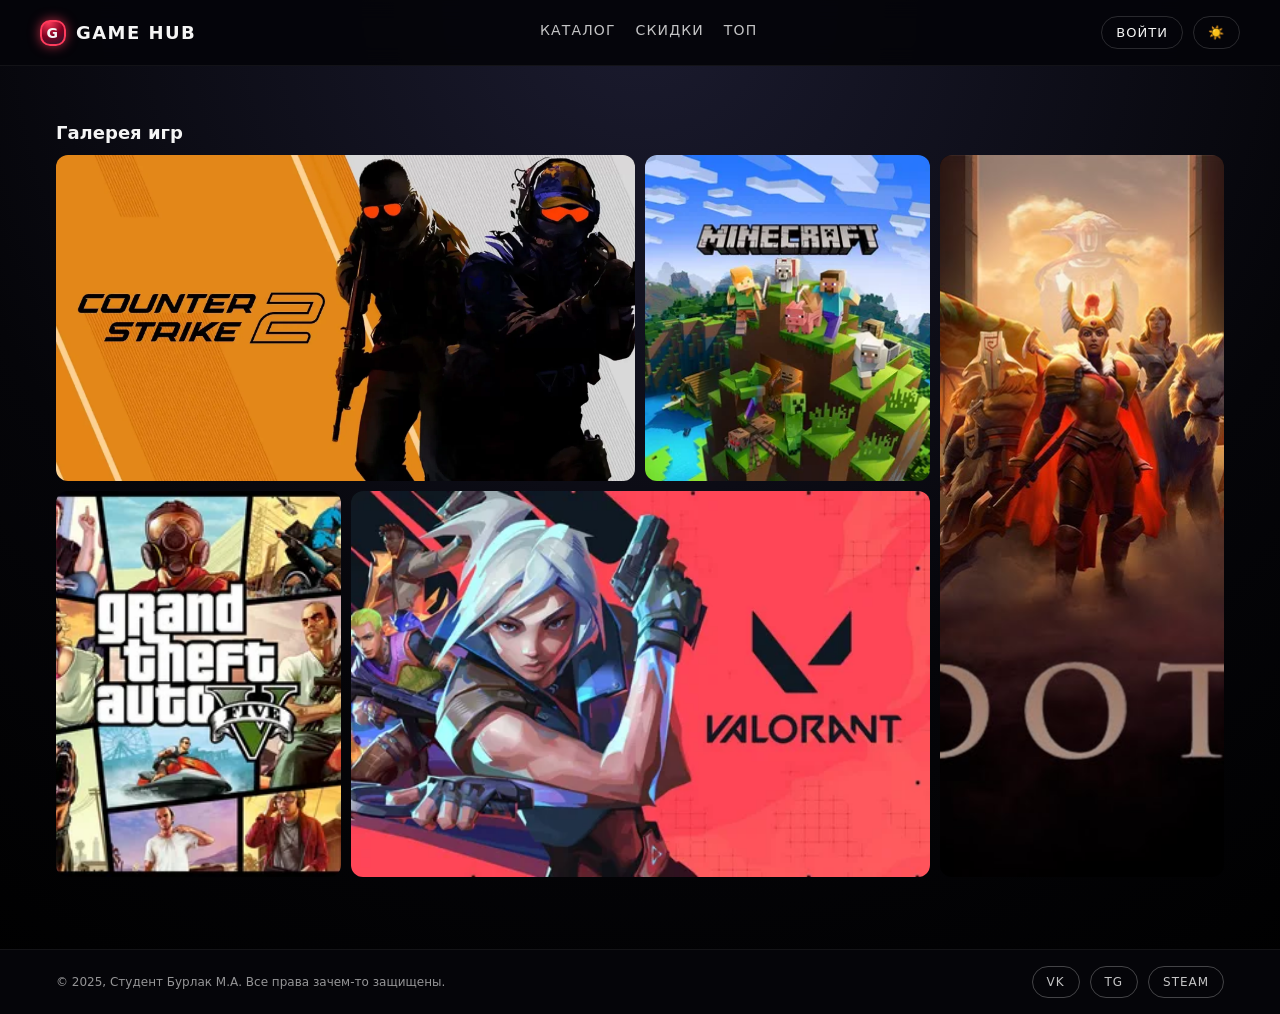
<file: index.html>
<!DOCTYPE html>
<html lang="ru">
<head>
  <meta charset="UTF-8">
  <title>Игровой каталог</title>
  <link rel="icon" type="image/png" href="imgs/logo.png">
  <meta name="viewport" content="width=device-width, initial-scale=1.0">
  <link rel="stylesheet" href="base.css">
  <link rel="stylesheet" href="header.css">
  <link rel="stylesheet" href="mosaic.css">
  <link rel="stylesheet" href="footer.css">
  <script src="script.js"></script>
</head>
<body>
<header class="header">
  <div class="container header-inner">
    <div class="logo upper-nav">
      <div class="logo-mark"><a href = "index.html">G</a></div>
      <a href = "index.html">GAME HUB</a>
    </div>
    <input type="checkbox" id="burger-toggle" class="burger-checkbox">
    <label for="burger-toggle" class="burger-btn">
      <span></span>
      <span></span>
      <span></span>
    </label>
    <nav class="nav upper-nav">
      <a href="katalog.html">Каталог</a>
      <a href="discounts.html">Скидки</a>
      <a href="top.html">Топ</a>
    </nav>
    <div class="header-actions">
      <a href="auth.html" class="btn-ghost rounded-full upper-nav">Войти</a>
      <button id="theme-btn" class="btn-ghost rounded-full upper-nav">🌙</button>
    </div>
  </div>
</header>

<main class="main">
  <section class="games-mosaic">
  <div class="container">
    <h2 class="title-md" style="margin-bottom: 12px;">Галерея игр</h2>

    <div class="mosaic-grid">
      <figure class="mosaic-item mosaic-item--wide">
        <a href="https://www.counter-strike.net/cs2" target="_blank"><img src="imgs/cs2.webp" alt="Counter-Strike 2"></a>
        <figcaption>Counter-Strike 2</figcaption>
      </figure>
      
      <figure class="mosaic-item">
        <a href="https://www.minecraft.net/" target="_blank"><img src="imgs/minecraft.webp" alt="Minecraft"></a>
        <figcaption>Minecraft</figcaption>
      </figure>

      <figure class="mosaic-item mosaic-item--tall">
        <a href="https://www.dota2.com/" target="_blank"><img src="imgs/dota2.jpeg" alt="Dota 2"></a>
        <figcaption>Dota 2</figcaption>
      </figure>

      <figure class="mosaic-item">
        <a href="https://www.rockstargames.com/gta-v" target="_blank"><img src="imgs/gta5.webp" alt="GTA 5"></a>
        <figcaption>GTA 5</figcaption>
      </figure>

      <figure class="mosaic-item mosaic-item--wide">
        <a href="https://playvalorant.com/ru-ru/" target="_blank"><img src="imgs/valorant.webp" alt="Valorant"></a>
        <figcaption>Valorant</figcaption>
      </figure>
    </div>
  </div>
</section>

</main>

<footer class="footer">
  <div class="container footer-inner">
    <div>© 2025, Студент Бурлак М.А. Все права зачем-то защищены.</div>

    <div class="footer-socials">
      <a href="https://vk.com/club234456651" class="social-btn social-vk">VK</a>
      <a href="https://t.me/+V8GKDuEJNPAxNDM6" class="social-btn social-tg">TG</a>
      <a href="https://steamcommunity.com/profiles/76561198967569407/" class="social-btn social-steam">STEAM</a>
    </div>
  </div>
</footer>
</body>
</html>
</file>
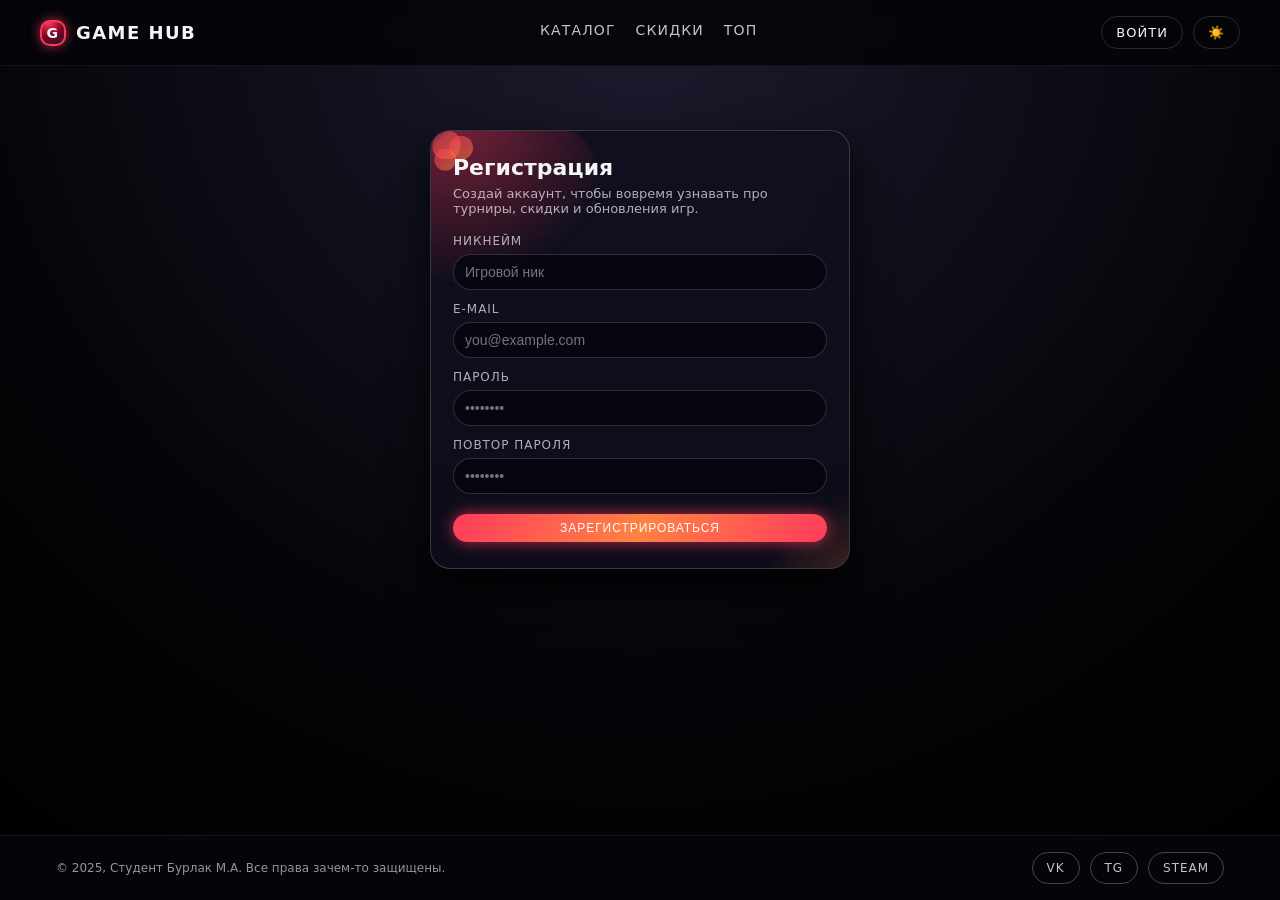
<file: auth.html>
<!DOCTYPE html>
<html lang="ru">
<head>
  <meta charset="UTF-8">
  <title>Регистрация</title>
  <link rel="icon" type="image/png" href="imgs/logo.png">
  <meta name="viewport" content="width=device-width, initial-scale=1.0">
  <link rel="stylesheet" href="base.css">
  <link rel="stylesheet" href="header.css">
  <link rel="stylesheet" href="auth.css">
  <link rel="stylesheet" href="footer.css">
  <script src="script.js"></script>

</head>
<body>

  <!-- ХЕДЕР КАК НА ГЛАВНОЙ -->
  <header class="header">
    <div class="container header-inner">
      <div class="logo upper-nav">
        <div class="logo-mark"><a href = "index.html">G</a></div>
        <a href = "index.html">GAME HUB</a>
      </div>
      <nav class="nav upper-nav">
        <a href="katalog.html">Каталог</a>
        <a href="discounts.html">Скидки</a>
        <a href="top.html">Топ</a>
      </nav>
      <div class="header-actions">
        <a href="auth.html" class="btn-ghost rounded-full upper-nav">Войти</a>
        <button id="theme-btn" class="btn-ghost rounded-full upper-nav">🌙</button>
      </div>
    </div>
  </header>

  <!-- ОСНОВНОЙ КОНТЕНТ: ФОРМА РЕГИСТРАЦИИ -->
  <main class="main">
    <div class="container auth-page">
      <div class="register-card">
        <!-- Плавающие квадраты -->
        <div class="register-squares">
          <div class="reg-square"></div>
          <div class="reg-square"></div>
          <div class="reg-square"></div>
        </div>

        <h1 class="register-title">Регистрация</h1>
        <p class="register-subtitle">
          Создай аккаунт, чтобы вовремя узнавать про турниры, скидки и обновления игр.
        </p>

        <form class="register-form">
          <div class="reg-field">
            <label for="reg-username">Никнейм</label>
            <input id="reg-username" type="text" placeholder="Игровой ник" required>
          </div>

          <div class="reg-field">
            <label for="reg-email">E-mail</label>
            <input id="reg-email" type="email" placeholder="you@example.com" required>
          </div>

          <div class="reg-field">
            <label for="reg-password">Пароль</label>
            <input id="reg-password" type="password" placeholder="••••••••" required>
          </div>

          <div class="reg-field">
            <label for="reg-password2">Повтор пароля</label>
            <input id="reg-password2" type="password" placeholder="••••••••" required>
          </div>

          <button type="submit" class="btn-primary rounded-full upper-nav reg-submit">
            Зарегистрироваться
          </button>
        </form>
      </div>
    </div>
  </main>

  <!-- ФУТЕР КАК НА ГЛАВНОЙ -->
<footer class="footer">
  <div class="container footer-inner">
    <div>© 2025, Студент Бурлак М.А. Все права зачем-то защищены.</div>

    <div class="footer-socials">
      <a href="https://vk.com/club234456651" class="social-btn social-vk">VK</a>
      <a href="https://t.me/+V8GKDuEJNPAxNDM6" class="social-btn social-tg">TG</a>
      <a href="https://steamcommunity.com/profiles/76561198967569407/" class="social-btn social-steam">STEAM</a>
    </div>
  </div>
</footer>

</body>
</html>
</file>
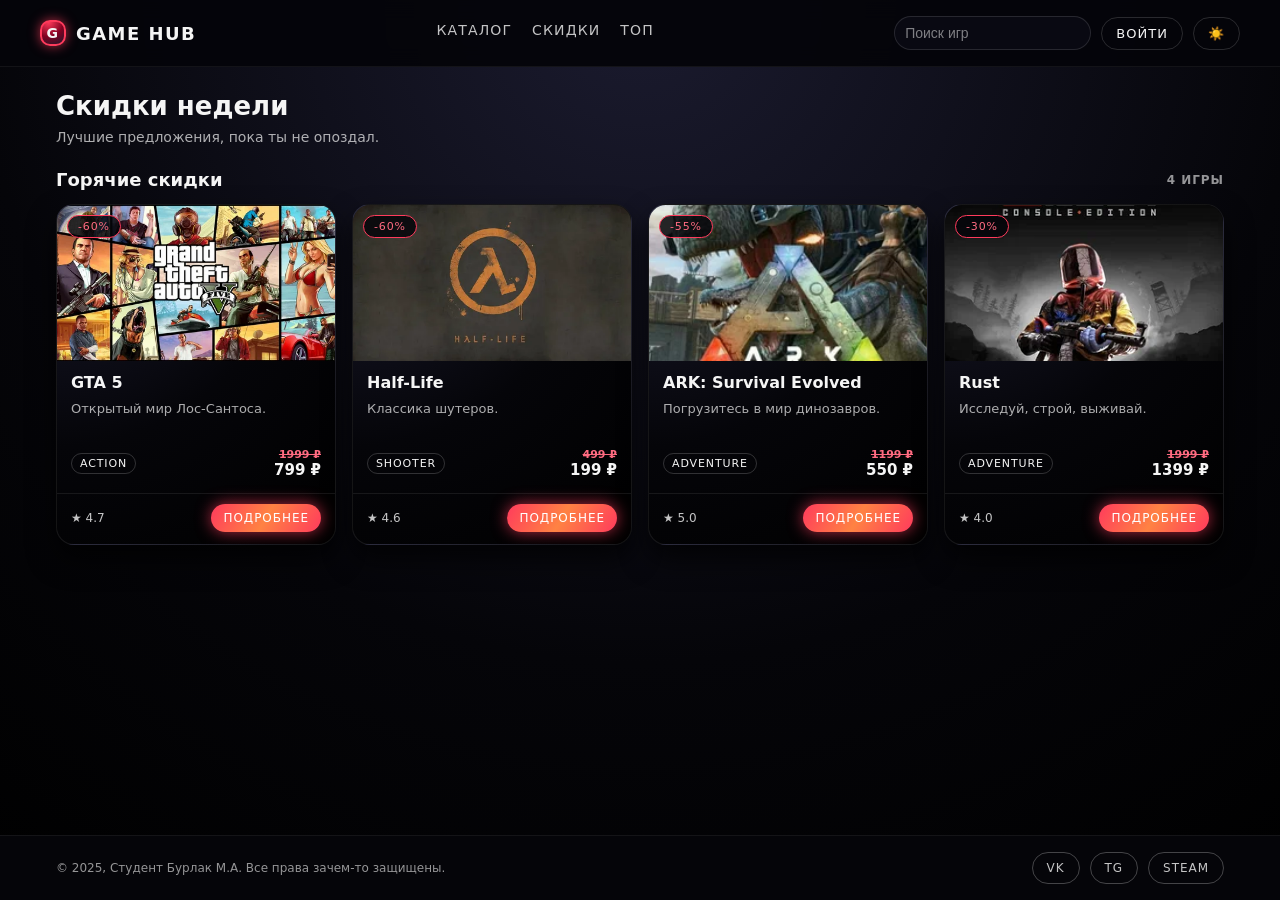
<file: discounts.html>
<!DOCTYPE html>
<html lang="ru">
<head>
  <meta charset="UTF-8" />
  <title>Скидки</title>
  <link rel="icon" type="image/png" href="imgs/logo.png">
  <meta name="viewport" content="width=device-width, initial-scale=1.0" />
  <link rel="stylesheet" href="base.css">
  <link rel="stylesheet" href="header.css">
  <link rel="stylesheet" href="cards.css">
  <link rel="stylesheet" href="footer.css">
  <script src="script.js"></script>
</head>
<body>

<header class="header">
  <div class="container header-inner">
    <div class="logo upper-nav">
      <div class="logo-mark"><a href="index.html">G</a></div>
      <a href="index.html">GAME HUB</a>
    </div>

    <input type="checkbox" id="burger-toggle" class="burger-checkbox">
    <label for="burger-toggle" class="burger-btn">
      <span></span><span></span><span></span>
    </label>

    <nav class="nav upper-nav">
      <a href="katalog.html">Каталог</a>
      <a href="discounts.html">Скидки</a>
      <a href="top.html">Топ</a>
    </nav>

    <div class="header-actions">
      <input type="text" class="search-input rounded-full" placeholder="Поиск игр">
      <a href="auth.html" class="btn-ghost rounded-full upper-nav">Войти</a>
      <button id="theme-btn" class="btn-ghost rounded-full upper-nav">🌙</button>
    </div>
  </div>
</header>

<main class="main">
  <div class="container">

    <section class="hero">
      <h1 class="hero-title title-lg">Скидки недели</h1>
      <p class="hero-subtitle">Лучшие предложения, пока ты не опоздал.</p>
    </section>

    <div class="section-title title-md">
      <div>Горячие скидки</div>
      <span class="upper-nav">4 игры</span>
    </div>

    <div class="games-grid">

      <!-- Пример карточки со скидкой -->
      <article class="game-card u-panel">
        <div class="game-cover">
          <img class="img-cover" src="imgs/gta5.webp" alt="GTA 5">
          <div class="badge badge-hot rounded-full upper-nav">-60%</div>
        </div>
        <div class="game-info">
          <h3 class="title-sm">GTA 5</h3>
          <p class="game-desc">Открытый мир Лос-Сантоса.</p>
          <div class="game-meta">
            <div class="tags"><span class="tag rounded-full upper-nav">Action</span></div>
            <div class="price-block">
                <div class="old-price discount">1999 ₽</div>
                <div class="price">799 ₽</div>
            </div>
          </div>
        </div>
        <div class="card-footer">
          <div class="rating">★ 4.7</div>
            <a href="https://www.rockstargames.com/gta-v" target="_blank"
              class="btn-primary rounded-full upper-nav">
              Подробнее
            </a>
        </div>
      </article>

      <article class="game-card u-panel">
        <div class="game-cover">
          <img class="img-cover" src="imgs/HF.webp" alt="Half-Life">
          <div class="badge badge-hot rounded-full upper-nav">-60%</div>
        </div>
        <div class="game-info">
          <h3 class="title-sm">Half-Life</h3>
          <p class="game-desc">Классика шутеров.</p>
          <div class="game-meta">
            <div class="tags"><span class="tag rounded-full upper-nav">Shooter</span></div>
            <div class="price-block">
                <div class="old-price discount">499 ₽</div>
              <div class="price">199 ₽</div>
            </div>
          </div>
        </div>
        <div class="card-footer">
          <div class="rating">★ 4.6</div>
            <a href="https://www.half-life.com/en/halflife" target="_blank"
              class="btn-primary rounded-full upper-nav">
              Подробнее
            </a>
        </div>
      </article>

      <article class="game-card u-panel">
        <div class="game-cover">
          <img class="img-cover" src="imgs/ark.webp" alt="Ark">
          <div class="badge badge-hot rounded-full upper-nav">-55%</div>
        </div>
        <div class="game-info">
          <h3 class="title-sm">ARK: Survival Evolved</h3>
          <p class="game-desc">Погрузитесь в мир динозавров.</p>
          <div class="game-meta">
            <div class="tags"><span class="tag rounded-full upper-nav">Adventure</span></div>
            <div class="price-block">
                <div class="old-price discount">1199 ₽</div>
                <div class="price">550 ₽</div>
            </div>
          </div>
        </div>
        <div class="card-footer">
          <div class="rating">★ 5.0</div>
          <a href="https://playark.com/" target="_blank"
              class="btn-primary rounded-full upper-nav">
              Подробнее
            </a>
        </div>
      </article>

      <article class="game-card u-panel">
        <div class="game-cover">
          <img class="img-cover" src="imgs/rust.webp" alt="Rust">
          <div class="badge badge-hot rounded-full upper-nav">-30%</div>
        </div>
        <div class="game-info">
          <h3 class="title-sm">Rust</h3>
          <p class="game-desc">Исследуй, строй, выживай.</p>
          <div class="game-meta">
            <div class="tags"><span class="tag rounded-full upper-nav">Adventure</span></div>
            <div class="price-block">
                <div class="old-price discount">1999 ₽</div>
                <div class="price">1399 ₽</div>
            </div>
          </div>
        </div>
        <div class="card-footer">
          <div class="rating">★ 4.0</div>
          <a href="https://playark.com/" target="_blank"
              class="btn-primary rounded-full upper-nav">
              Подробнее
            </a>
        </div>
      </article>
    </div>

  </div>
</main>

<footer class="footer">
  <div class="container footer-inner">
    <div>© 2025, Студент Бурлак М.А. Все права зачем-то защищены.</div>
    <div class="footer-socials">
      <a href="https://vk.com/club234456651" class="social-btn social-vk">VK</a>
      <a href="https://t.me/+V8GKDuEJNPAxNDM6" class="social-btn social-tg">TG</a>
      <a href="https://steamcommunity.com/profiles/76561198967569407/" class="social-btn social-steam">STEAM</a>
    </div>
  </div>
</footer>

</body>
</html>
</file>
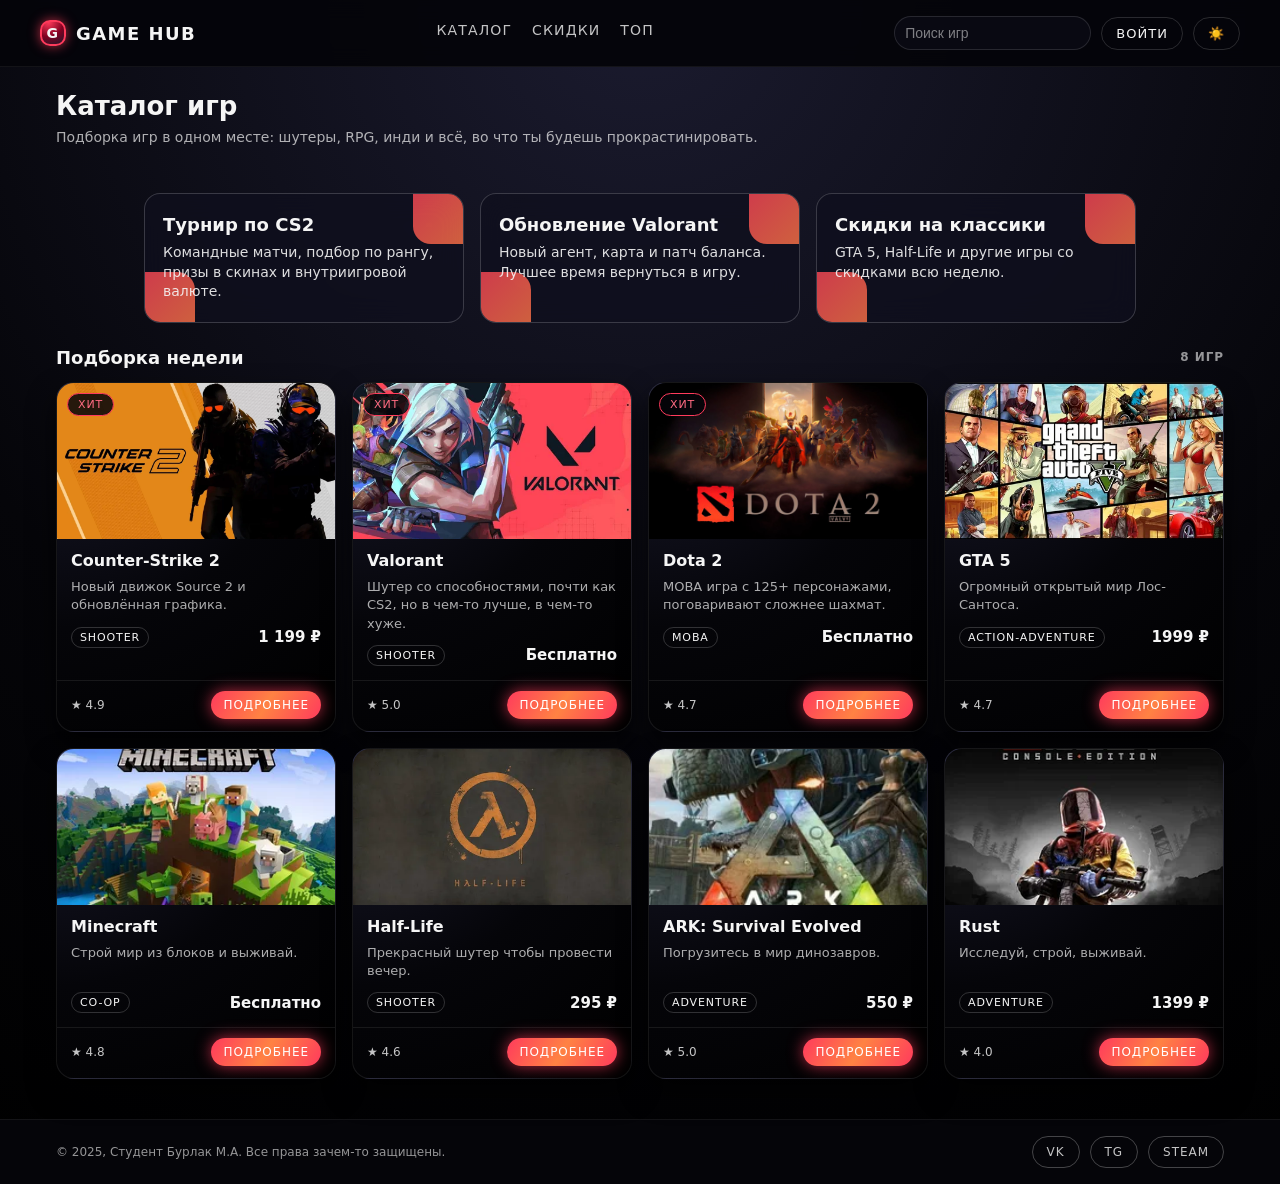
<file: katalog.html>
<!DOCTYPE html>
<html lang="ru">
<head>
  <meta charset="UTF-8">
  <title>Игровой каталог</title>
  <link rel="icon" type="image/png" href="imgs/logo.png">
  <meta name="viewport" content="width=device-width, initial-scale=1.0">
  <link rel="stylesheet" href="base.css">
  <link rel="stylesheet" href="header.css">
  <link rel="stylesheet" href="glass.css">
  <link rel="stylesheet" href="cards.css">
  <link rel="stylesheet" href="footer.css">
  <script src="script.js"></script>
</head>
<body>
<header class="header">
  <div class="container header-inner">
    <div class="logo upper-nav">
      <div class="logo-mark"><a href = "index.html">G</a></div>
      <a href = "index.html">GAME HUB</a>
    </div>
    <input type="checkbox" id="burger-toggle" class="burger-checkbox">
    <label for="burger-toggle" class="burger-btn">
      <span></span>
      <span></span>
      <span></span>
    </label>
    <nav class="nav upper-nav">
      <a href="katalog.html">Каталог</a>
      <a href="discounts.html">Скидки</a>
      <a href="top.html">Топ</a>
    </nav>
    <div class="header-actions">
      <input type="text" class="search-input rounded-full" placeholder="Поиск игр">
      <a href="auth.html" class="btn-ghost rounded-full upper-nav">Войти</a>
      <button id="theme-btn" class="btn-ghost rounded-full upper-nav">🌙</button>
    </div>
  </div>
</header>

<main class="main">
  <div class="container">
    <!-- ХЕРО-БЛОК -->
    <section class="hero">
      <h1 class="hero-title title-lg">Каталог игр</h1>
      <p class="hero-subtitle">
        Подборка игр в одном месте: шутеры, RPG, инди и всё, во что ты будешь прокрастинировать.
      </p>
      <!-- <div class="filters">
        <button class="filter-pill active">Все</button>
        <button class="filter-pill">RPG</button>
        <button class="filter-pill">Action</button>
        <button class="filter-pill">Shooter</button>
        <button class="filter-pill">Indie</button>
      </div> -->
    </section>
    <section class="glass-section">
        <div class="glass-card">
          <h3>Турнир по CS2</h3>
          <p>Командные матчи, подбор по рангу, призы в скинах и внутриигровой валюте.</p>
        </div>

        <div class="glass-card">
          <h3>Обновление Valorant</h3>
          <p>Новый агент, карта и патч балансa. Лучшее время вернуться в игру.</p>
        </div>

        <div class="glass-card">
          <h3>Скидки на классики</h3>
          <p>GTA 5, Half-Life и другие игры со скидками всю неделю.</p>
        </div>
      </section>
    <!-- СЕТКА ИГР -->
    <section>
      <div class="section-title title-md">
        <div>Подборка недели</div>
        <span class="upper-nav">8 игр</span>
      </div>

      <div class="games-grid">
        <!-- КАРТОЧКА 1 -->
        <article class="game-card u-panel">
          <div class="game-cover">
            <img class="img-cover" class="img-cover" src="imgs/cs2.webp" alt="Counter-Strike 2">
            <div class="badge badge-hot rounded-full upper-nav">Хит</div>
          </div>
          <div class="game-info">
            <h3 class="title-sm">Counter-Strike 2</h3>
            <p class="game-desc">Новый движок Source 2 и обновлённая графика.</p>
            <div class="game-meta">
              <div class="tags">
                <span class="tag rounded-full upper-nav">Shooter</span>
              </div>
              <div class="price-block">
                <div class="price">1 199 ₽</div>
              </div>
            </div>
          </div>
          <div class="card-footer">
            <div class="rating">★ 4.9</div>
            <a href="https://www.counter-strike.net/cs2" target="_blank"
              class="btn-primary rounded-full upper-nav">
              Подробнее
            </a>

          </div>
        </article>

        <!-- КАРТОЧКА 2 -->
        <article class="game-card u-panel">
          <div class="game-cover">
            <img class="img-cover" src="imgs/valorant.webp" alt="Valorant">
            <div class="badge badge-hot rounded-full upper-nav">Хит</div>
          </div>
          <div class="game-info">
            <h3 class="title-sm">Valorant</h3>
            <p class="game-desc">Шутер со способностями, почти как CS2, но в чем-то лучше, в чем-то хуже.</p>
            <div class="game-meta">
              <div class="tags">
                <span class="tag rounded-full upper-nav">Shooter</span>
              </div>
              <div class="price-block">
                <div class="price">Бесплатно</div>
              </div>
            </div>
          </div>
          <div class="card-footer">
            <div class="rating">★ 5.0</div>
            <a href="https://playvalorant.com/" target="_blank"
              class="btn-primary rounded-full upper-nav">
              Подробнее
            </a>

          </div>
        </article>

        <!-- КАРТОЧКА 3 -->
        <article class="game-card u-panel">
          <div class="game-cover">
            <img class="img-cover" src="imgs/dota2.jpeg" alt="Dota 2">
            <div class="badge badge-hot rounded-full upper-nav">Хит</div>
          </div>
          <div class="game-info">
            <h3 class="title-sm">Dota 2</h3>
            <p class="game-desc">MOBA игра с 125+ персонажами, поговаривают сложнее шахмат.</p>
            <div class="game-meta">
              <div class="tags">
                <span class="tag rounded-full upper-nav">MOBA</span>
              </div>
              <div class="price-block">
                <div class="price">Бесплатно</div>
              </div>
            </div>
          </div>
          <div class="card-footer">
            <div class="rating">★ 4.7</div>
            <a href="https://www.dota2.com/home" target="_blank"
              class="btn-primary rounded-full upper-nav">
              Подробнее
            </a>
          </div>
        </article>

        <article class="game-card u-panel">
          <div class="game-cover">
            <img class="img-cover" src="imgs/gta5.webp" alt="GTA5">
          </div>
          <div class="game-info">
            <h3 class="title-sm">GTA 5</h3>
            <p class="game-desc">Огромный открытый мир Лос-Сантоса.</p>
            <div class="game-meta">
              <div class="tags">
                <span class="tag rounded-full upper-nav">Action-Adventure</span>
              </div>
              <div class="price-block">
                <div class="price">1999 ₽</div>
              </div>
            </div>
          </div>
          <div class="card-footer">
            <div class="rating">★ 4.7</div>
            <a href="https://www.rockstargames.com/gta-v" target="_blank"
              class="btn-primary rounded-full upper-nav">
              Подробнее
            </a>

          </div>
        </article>

        <article class="game-card u-panel">
          <div class="game-cover">
            <img class="img-cover" src="imgs/minecraft.webp" alt="Minecraft">
          </div>
          <div class="game-info">
            <h3 class="title-sm">Minecraft</h3>
            <p class="game-desc">Строй мир из блоков и выживай.</p>
            <div class="game-meta">
              <div class="tags">
                <span class="tag rounded-full upper-nav">Co-op</span>
              </div>
              <div class="price-block">
                <div class="price">Бесплатно</div>
              </div>
            </div>
          </div>
          <div class="card-footer">
            <div class="rating">★ 4.8</div>
            <a href="https://www.minecraft.net/" target="_blank"
              class="btn-primary rounded-full upper-nav">
              Подробнее
            </a>

          </div>
        </article>

        <article class="game-card u-panel">
          <div class="game-cover">
            <img class="img-cover" src="imgs/HF.webp" alt="Half-Life">
          </div>
          <div class="game-info">
            <h3 class="title-sm">Half-Life</h3>
            <p class="game-desc">Прекрасный шутер чтобы провести вечер.</p>
            <div class="game-meta">
              <div class="tags">
                <span class="tag rounded-full upper-nav">Shooter</span>
              </div>
              <div class="price-block">
                <div class="price">295 ₽</div>
              </div>
            </div>
          </div>
          <div class="card-footer">
            <div class="rating">★ 4.6</div>
            <a href="https://www.half-life.com/en/halflife" target="_blank"
              class="btn-primary rounded-full upper-nav">
              Подробнее
            </a>

          </div>
        </article>
        <!-- bb -->
        <article class="game-card u-panel">
          <div class="game-cover">
            <img class="img-cover" src="imgs/ark.webp" alt="ark">
          </div>
          <div class="game-info">
            <h3 class="title-sm">ARK: Survival Evolved</h3>
            <p class="game-desc">Погрузитесь в мир динозавров.</p>
            <div class="game-meta">
              <div class="tags">
                <span class="tag rounded-full upper-nav">Adventure</span>
              </div>
              <div class="price-block">
                <div class="price">550 ₽</div>
              </div>
            </div>
          </div>
          <div class="card-footer">
            <div class="rating">★ 5.0</div>
            <a href="https://playark.com/" target="_blank"
              class="btn-primary rounded-full upper-nav">
              Подробнее
            </a>
          </div>
        </article>

        <article class="game-card u-panel">
          <div class="game-cover">
            <img class="img-cover" src="imgs/rust.webp" alt="Rust">
          </div>
          <div class="game-info">
            <h3 class="title-sm">Rust</h3>
            <p class="game-desc">Исследуй, строй, выживай.</p>
            <div class="game-meta">
              <div class="tags">
                <span class="tag rounded-full upper-nav">Adventure</span>
              </div>
              <div class="price-block">
                <div class="price">1399 ₽</div>
              </div>
            </div>
          </div>
          <div class="card-footer">
            <div class="rating">★ 4.0</div>
            <a href="https://rust.facepunch.com/" target="_blank"
              class="btn-primary rounded-full upper-nav">
              Подробнее
            </a>
          </div>
        </article>
        
      </div>
    </section>
  </div>
</main>

<footer class="footer">
  <div class="container footer-inner">
    <div>© 2025, Студент Бурлак М.А. Все права зачем-то защищены.</div>

    <div class="footer-socials">
      <a href="https://vk.com/club234456651" class="social-btn social-vk">VK</a>
      <a href="https://t.me/+V8GKDuEJNPAxNDM6" class="social-btn social-tg">TG</a>
      <a href="https://steamcommunity.com/profiles/76561198967569407/" class="social-btn social-steam">STEAM</a>
    </div>
  </div>
</footer>
</body>
</html>
</file>
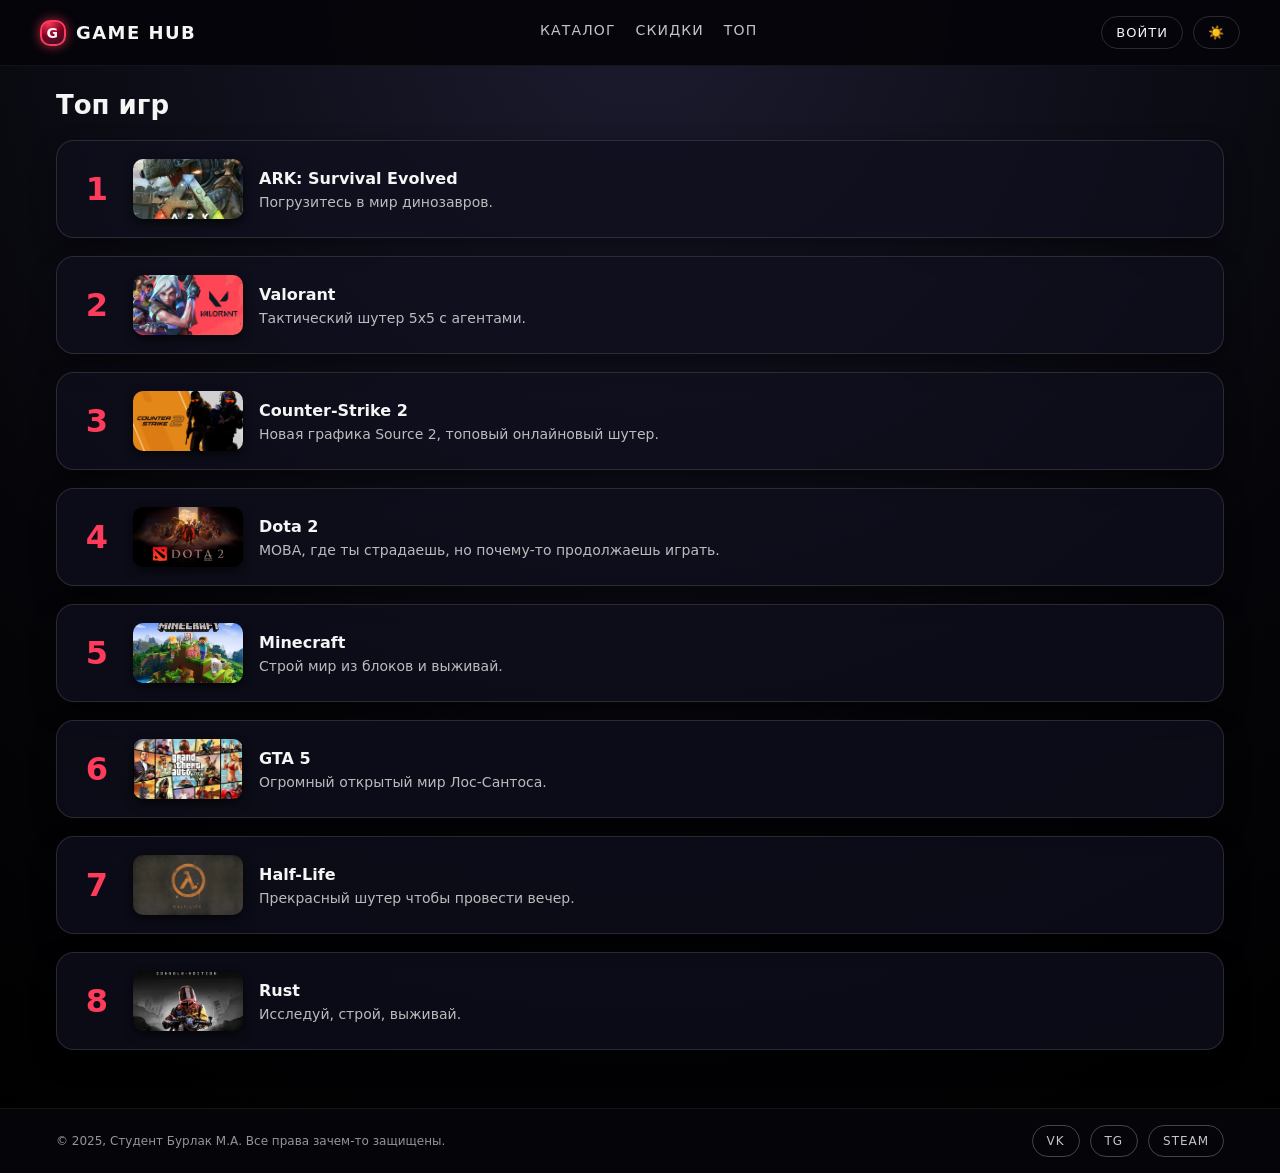
<file: top.html>
<!DOCTYPE html>
<html lang="ru">
<head>
  <meta charset="UTF-8">
  <title>Топ игр</title>
  <link rel="icon" type="image/png" href="imgs/logo.png">
  <meta name="viewport" content="width=device-width, initial-scale=1.0">
  <link rel="stylesheet" href="base.css">
  <link rel="stylesheet" href="header.css">
  <link rel="stylesheet" href="footer.css">
  <link rel="stylesheet" href="top.css">
  <script src="script.js"></script>
</head>
<body>

<header class="header">
  <div class="container header-inner">
    <div class="logo upper-nav">
      <div class="logo-mark"><a href="index.html">G</a></div>
      <a href="index.html">GAME HUB</a>
    </div>

    <input type="checkbox" id="burger-toggle" class="burger-checkbox">
    <label for="burger-toggle" class="burger-btn">
      <span></span><span></span><span></span>
    </label>

    <nav class="nav upper-nav">
      <a href="katalog.html">Каталог</a>
      <a href="discounts.html">Скидки</a>
      <a href="top.html">Топ</a>
    </nav>

    <div class="header-actions">
      <a href="auth.html" class="btn-ghost rounded-full upper-nav">Войти</a>
      <button id="theme-btn" class="btn-ghost rounded-full upper-nav">🌙</button>
    </div>
  </div>
</header>

<main class="main">
  <div class="container">

    <h1 class="title-lg" style="margin-bottom: 20px;">Топ игр</h1>

    <!-- Один вертикальный блок -->
     <div class="top-item u-panel">
      <div class="top-number">1</div>
      <img class="top-img" src="imgs/ark.webp" alt="Ark">
      <div class="top-info">
        <h3 class="title-sm">ARK: Survival Evolved</h3>
        <p class="top-desc">Погрузитесь в мир динозавров.</p>
      </div>
    </div>

     <div class="top-item u-panel">
      <div class="top-number">2</div>
      <img class="top-img" src="imgs/valorant.webp" alt="Valorant">
      <div class="top-info">
        <h3 class="title-sm">Valorant</h3>
        <p class="top-desc">Тактический шутер 5х5 с агентами.</p>
      </div>
    </div>

    <div class="top-item u-panel">
      <div class="top-number">3</div>
      <img class="top-img" src="imgs/cs2.webp" alt="CS2">
      <div class="top-info">
        <h3 class="title-sm">Counter-Strike 2</h3>
        <p class="top-desc">Новая графика Source 2, топовый онлайновый шутер.</p>
      </div>
    </div>

    <div class="top-item u-panel">
      <div class="top-number">4</div>
      <img class="top-img" src="imgs/dota2.jpeg" alt="Dota 2">
      <div class="top-info">
        <h3 class="title-sm">Dota 2</h3>
        <p class="top-desc">MOBA, где ты страдаешь, но почему-то продолжаешь играть.</p>
      </div>
    </div>

    <div class="top-item u-panel">
      <div class="top-number">5</div>
      <img class="top-img" src="imgs/minecraft.webp" alt="Minecraft">
      <div class="top-info">
        <h3 class="title-sm">Minecraft</h3>
        <p class="top-desc">Строй мир из блоков и выживай.</p>
      </div>
    </div>

    <div class="top-item u-panel">
      <div class="top-number">6</div>
      <img class="top-img" src="imgs/gta5.webp" alt="GTA5">
      <div class="top-info">
        <h3 class="title-sm">GTA 5</h3>
        <p class="top-desc">Огромный открытый мир Лос-Сантоса.</p>
      </div>
    </div>

    <div class="top-item u-panel">
      <div class="top-number">7</div>
      <img class="top-img" src="imgs/HF.webp" alt="Half-Life">
      <div class="top-info">
        <h3 class="title-sm">Half-Life</h3>
        <p class="top-desc">Прекрасный шутер чтобы провести вечер.</p>
      </div>
    </div>

    <div class="top-item u-panel">
      <div class="top-number">8</div>
      <img class="top-img" src="imgs/rust.webp" alt="Rust">
      <div class="top-info">
        <h3 class="title-sm">Rust</h3>
        <p class="top-desc">Исследуй, строй, выживай.</p>
      </div>
    </div>
    

    <!-- можно делать дальше 4, 5, 6... -->
  </div>
</main>

<footer class="footer">
  <div class="container footer-inner">
    <div>© 2025, Студент Бурлак М.А. Все права зачем-то защищены.</div>
    <div class="footer-socials">
      <a href="https://vk.com/club234456651" class="social-btn social-vk">VK</a>
      <a href="https://t.me/+V8GKDuEJNPAxNDM6" class="social-btn social-tg">TG</a>
      <a href="https://steamcommunity.com/profiles/76561198967569407/" class="social-btn social-steam">STEAM</a>
    </div>
  </div>
</footer>

</body>
</html>
</file>
<file: base.css>
/* БАЗА */
:root {
  --glass-bg: rgba(15, 15, 30, 0.75);
  --glass-border: rgba(255, 255, 255, 0.18);
  --accent-1: #ff3b5c;
  --accent-2: #ff8243;
}

* {
  box-sizing: border-box;
  margin: 0;
  padding: 0;
}

body {
  font-family: system-ui, -apple-system, BlinkMacSystemFont, "Segoe UI", sans-serif;
  background: radial-gradient(circle at top, #1b1b2f 0, #050509 60%, #000 100%);
  color: #f5f5f5;
  min-height: 100vh;
  display: flex;
  flex-direction: column;
}

a {
  color: inherit;
  text-decoration: none;
}

img {
  max-width: 100%;
  display: block;
}

.container {
  width: 100%;
  max-width: 1200px;
  margin: 0 auto;
  padding: 0 16px;
}

/* MAIN */
.main {
  flex: 1;
  padding: 24px 0 40px;
}

.hero {
  margin-bottom: 24px;
}

.hero-title {
  margin-bottom: 8px;
}

.hero-subtitle {
  font-size: 14px;
  color: rgba(245, 245, 245, 0.7);
}

/* УТИЛИТЫ ДЛЯ ПОВТОРЯЮЩИХСЯ СТИЛЕЙ */

/* Общий стиль для "панелей" / карточек */
.u-panel {
  background: radial-gradient(circle at top left, #1b1b2f 0, #050509 55%, #000 100%);
  border-radius: 18px;
  border: 1px solid rgba(255, 255, 255, 0.08);
  box-shadow: 0 14px 28px rgba(0, 0, 0, 0.7);
}

/* Капс + трекинг */
.upper-nav {
  text-transform: uppercase;
  letter-spacing: 0.08em;
}

/* Скругление "пилюля" */
.rounded-full {
  border-radius: 999px;
}

/* Общие заголовки */
.title-lg {
  font-size: 26px;
  font-weight: 700;
}

.title-md {
  font-size: 18px;
  font-weight: 600;
}

.title-sm {
  font-size: 16px;
  font-weight: 600;
}

.img-cover {
  width: 100%;
  height: 100%;
  object-fit: cover;
  transform: scale(1.02);
}

/* ===========================
   СТИЛЬНАЯ СВЕТЛАЯ ТЕМА
   =========================== */

body.light {
  background: linear-gradient(
    135deg,
    #ffffff 0%,
    #f1f4ff 40%,
    #e8ecff 100%
  );
  color: #111;
  transition: background 0.4s ease, color 0.4s ease;
}

/* Хэдер */
body.light .header {
  background: rgba(255, 255, 255, 0.75);
  backdrop-filter: blur(10px);
  border-bottom: 1px solid rgba(0,0,0,0.12);
}

body.light .header a {
  color: #111;
}

body.light .header a:hover {
  border-bottom-color: #ff3b5c;
}

/* Футер */
body.light .footer {
  background: rgba(255,255,255,0.75);
  color: #333;
  border-top: 1px solid rgba(0,0,0,0.1);
}

/* СТИЛЬНЫЕ СВЕТЛЫЕ КАРТОЧКИ */
body.light .u-panel,
body.light .game-card,
body.light .glass-card,
body.light .top-item {
  background: rgba(255, 255, 255, 0.7);
  border: 1px solid rgba(0, 0, 0, 0.12);
  backdrop-filter: blur(12px);
  box-shadow: 0 8px 22px rgba(0, 0, 0, 0.08);
  color: #111;
  transition: 0.3s ease;
}

/* Ховер светлых карточек */
body.light .game-card:hover,
body.light .glass-card:hover,
body.light .top-item:hover {
  box-shadow: 0 12px 28px rgba(0,0,0,0.15);
  transform: translateY(-4px);
}

/* Текст */
body.light .title-lg,
body.light .title-md,
body.light .title-sm,
body.light h3,
body.light p {
  color: #111;
}

/* Градиентные бейджи остаются, но адаптируем */
body.light .badge {
  background: rgba(255, 255, 255, 0.9);
  color: #d7265e;
  border-color: rgba(0,0,0,0.2);
}

/* Теги */
body.light .tag {
  border-color: rgba(0,0,0,0.25);
  color: #444;
}

/* Поиск */
body.light .search-input {
  background: rgba(255,255,255,0.8);
  color: #000;
  border: 1px solid rgba(0,0,0,0.2);
}

body.light .search-input::placeholder {
  color: #555;
}

/* Стеклянные карточки (glass-card) дополнительно */
body.light .glass-card::before,
body.light .glass-card::after {
  opacity: 0.35; /* приглушённый градиент */
  filter: blur(4px);
}

body.light .glass-card p {
  color: #333;
}

/* Кнопки */
body.light .btn-primary {
  box-shadow: 0 0 10px rgba(255, 59, 92, 0.4);
}

body.light .btn-ghost {
  border-color: rgba(0,0,0,0.3);
  color: #111;
}

/* Топ-страница номера + текст */
body.light .top-number {
  color: #ff3b5c;
}



/* адаптив правки общих заголовков */
@media (max-width: 720px) {
  .title-lg {
    font-size: 22px;
  }
}
</file>
<file: header.css>
/* HEADER */
.header {
  border-bottom: 1px solid rgba(255, 255, 255, 0.06);
  background: rgba(5, 5, 10, 0.95);
  backdrop-filter: blur(10px);
  position: sticky;
  top: 0;
  z-index: 10;
}

.header-inner {
  display: flex;
  align-items: center;
  justify-content: space-between;
  padding: 16px 0;
  gap: 16px;
}

.logo {
  display: flex;
  align-items: center;
  gap: 10px;
  font-weight: 700;
  font-size: 18px;
}

.logo-mark {
  width: 26px;
  height: 26px;
  border-radius: 10px;
  border: 2px solid #ff3b5c;
  display: flex;
  align-items: center;
  justify-content: center;
  font-size: 14px;
  background: radial-gradient(circle at 30% 0, #ff3b5c 0, #800020 55%, #1a1a2e 100%);
  box-shadow: 0 0 12px rgba(255, 59, 92, 0.7);
}

.nav {
  display: flex;
  gap: 20px;
  font-size: 14px;
}

.nav a {
  opacity: 0.8;
  padding-bottom: 4px;
  border-bottom: 2px solid transparent;
}

.nav a:hover {
  opacity: 1;
  border-bottom-color: #ff3b5c;
}

.header-actions {
  display: flex;
  align-items: center;
  gap: 10px;
}

.search-input {
  padding: 8px 10px;
  border: 1px solid rgba(255, 255, 255, 0.12);
  background: rgba(10, 10, 20, 0.9);
  color: #f5f5f5;
  font-size: 14px;
  min-width: 170px;
}

.search-input::placeholder {
  color: rgba(245, 245, 245, 0.5);
}

.btn-ghost {
  padding: 8px 14px;
  border: 1px solid rgba(255, 255, 255, 0.15);
  background: transparent;
  color: #f5f5f5;
  font-size: 13px;
  cursor: pointer;
}

.btn-ghost:hover {
  background: rgba(255, 255, 255, 0.06);
}

/* БУРГЕР */
.burger-checkbox {
  display: none;
}

.burger-btn {
  width: 32px;
  height: 22px;
  display: none;
  flex-direction: column;
  justify-content: space-between;
  cursor: pointer;
}

.burger-btn span {
  display: block;
  height: 3px;
  background: #fff;
  border-radius: 3px;
}

/* Мобильная версия(адаптив) */
@media (max-width: 720px) {
  .header-inner {
    flex-wrap: wrap;
    justify-content: center;
  }

  .burger-btn {
    display: flex;
  }

  .nav {
    display: none;
    flex-direction: column;
    gap: 16px;
    padding: 20px 0;
    text-align: center;
    width: 100%;
    background: rgba(5, 5, 10, 0.95);
    border-top: 1px solid rgba(255, 255, 255, 0.1);
  }

  .burger-checkbox:checked ~ .nav {
    display: flex;
  }
}
</file>
<file: mosaic.css>
/* МОЗАИКА С ИГРАМИ НА ГЛАВНОЙ */
.games-mosaic {
  margin-top: 32px;
  margin-bottom: 32px;
}

.mosaic-grid {
  display: grid;
  gap: 10px;
  grid-template-columns: repeat(4, minmax(0, 1fr));
}

/* адаптив */
@media (max-width: 900px) {
  .mosaic-grid {
    grid-template-columns: repeat(3, minmax(0, 1fr));
  }
}

@media (max-width: 640px) {
  .mosaic-grid {
    grid-template-columns: repeat(2, minmax(0, 1fr));
  }
}

/* элемент мозаики */
.mosaic-item {
  position: relative;
  overflow: hidden;
  border-radius: 12px;
  cursor: pointer;
  background: #050509;
}

.mosaic-item img {
  width: 100%;
  height: 100%;
  object-fit: cover;
  display: block;
  transition: transform 0.3s ease;
}

.mosaic-item--wide {
  grid-column: span 2;
}

.mosaic-item--tall {
  grid-row: span 2;
}

.mosaic-item figcaption {
  position: absolute;
  left: 0;
  bottom: 0;
  width: 100%;
  padding: 8px 10px;
  font-size: 13px;
  text-transform: uppercase;
  letter-spacing: 0.08em;
  background: linear-gradient(
    to top,
    rgba(0, 0, 0, 0.85),
    rgba(0, 0, 0, 0.0)
  );
  transform: translateY(100%);
  transition: transform 0.3s ease;
}

/* hover-анимация */
.mosaic-item:hover img {
  transform: scale(1.05);
}

.mosaic-item:hover figcaption {
  transform: translateY(0);
}
</file>
<file: footer.css>
/* FOOTER */
.footer {
  border-top: 1px solid rgba(255, 255, 255, 0.06);
  background: #050509;
  padding: 16px 0;
  font-size: 12px;
  color: rgba(245, 245, 245, 0.6);
}

.footer-inner {
  display: flex;
  flex-wrap: wrap;
  gap: 10px;
  justify-content: space-between;
  align-items: center;
}

.footer-socials {
  display: flex;
  gap: 10px;
}

/* Базовая кнопка соцсетей */
.social-btn {
  position: relative;
  overflow: hidden;
  padding: 8px 14px;
  border-radius: 999px;
  border: 1px solid rgba(255, 255, 255, 0.25);
  font-size: 12px;
  text-transform: uppercase;
  letter-spacing: 0.08em;
  color: rgba(245, 245, 245, 0.8);
  background: transparent;
  z-index: 0;
  cursor: pointer;
}

/* Градиент, который заезжает сверху */
.social-btn::before {
  content: "";
  position: absolute;
  left: 0;
  top: -100%;
  width: 100%;
  height: 100%;
  background: linear-gradient(135deg, #ff3b5c, #ff8243);
  z-index: -1;
  transition: top 0.3s ease;
}

/* Ховер: градиент опускается и перекрывает фон */
.social-btn:hover::before {
  top: 0;
}

/* Дополнительный эффект при наведении */
.social-btn:hover {
  color: #ffffff;
  border-color: transparent;
}

/* Можно слегка различать соцсети по цвету */

.social-vk::before {
  background: linear-gradient(135deg, #3b82f6, #0ea5e9);
}

.social-tg::before {
  background: linear-gradient(135deg, #38bdf8, #0f172a);
}

.social-steam::before {
  background: linear-gradient(135deg, #6366f1, #020617);
}
</file>
<file: auth.css>
/* Страница авторизации / регистрации */
.auth-page {
  display: flex;
  justify-content: center;
  padding-top: 40px;
  padding-bottom: 40px;
}

/* Стеклянная карточка регистрации */
.register-card {
  position: relative;
  width: min(420px, 100%);
  padding: 24px 22px 26px;
  border-radius: 20px;
  background: rgba(15, 15, 30, 0.78);
  border: 1px solid rgba(255, 255, 255, 0.18);
  backdrop-filter: blur(18px);
  -webkit-backdrop-filter: blur(18px);
  overflow: hidden;
  box-shadow: 0 18px 40px rgba(0, 0, 0, 0.8);
}

/* Псевдоэлементы: большие градиентные пятна сзади */
.register-card::before,
.register-card::after {
  content: "";
  position: absolute;
  width: 190px;
  height: 190px;
  border-radius: 40%;
  opacity: 0.45;
  z-index: -2;
  filter: blur(2px);
  background: radial-gradient(circle at 20% 0, #ff3b5c, transparent 70%);
  transform: translate(-20%, -20%);
}

.register-card::after {
  right: -80px;
  bottom: -60px;
  left: auto;
  top: auto;
  background: radial-gradient(circle at 80% 100%, #ff8243, transparent 70%);
  transform: translate(10%, 10%);
}

/* Заголовок и текст */
.register-title {
  font-size: 22px;
  font-weight: 700;
  margin-bottom: 6px;
}

.register-subtitle {
  font-size: 13px;
  color: rgba(245, 245, 245, 0.7);
  margin-bottom: 18px;
}

/* Форма */
.register-form {
  display: flex;
  flex-direction: column;
  gap: 12px;
}

.reg-field {
  display: flex;
  flex-direction: column;
  gap: 6px;
}

.reg-field label {
  font-size: 12px;
  text-transform: uppercase;
  letter-spacing: 0.08em;
  color: rgba(245, 245, 245, 0.7);
}

.reg-field input {
  padding: 9px 11px;
  border-radius: 999px;
  border: 1px solid rgba(255, 255, 255, 0.16);
  background: rgba(5, 5, 15, 0.8);
  color: #f5f5f5;
  font-size: 14px;
  outline: none;
  transition: border-color 0.2s ease, box-shadow 0.2s ease;
}

.reg-field input:focus {
  border-color: #ff3b5c;
  box-shadow: 0 0 0 1px rgba(255, 59, 92, 0.5);
}

.reg-submit {
  margin-top: 8px;
  width: 100%;
}

.btn-primary {
  padding: 7px 12px;
  border: none;
  cursor: pointer;
  font-size: 12px;
  background: linear-gradient(120deg, #ff3b5c 0, #ff8243 50%, #ff3b5c 100%);
  color: #fff;
  box-shadow: 0 0 16px rgba(255, 59, 92, 0.7);
}

/* Плавающие маленькие квадраты вокруг формы */
.register-squares {
  position: absolute;
  inset: 0;
  pointer-events: none;
  z-index: -1;
}

/* Базовый стиль квадратов + переменные */
.reg-square {
  --size: 18px;
  --pos-x: 0;
  --pos-y: 0;
  --delay: 0s;

  position: absolute;
  width: calc(12px + var(--size));
  height: calc(12px + var(--size));
  border-radius: 12px;
  background: linear-gradient(135deg, #ff3b5c, #ff8243);
  opacity: 0.55;
  filter: blur(0.3px);
  animation: floatSquare 5s infinite ease-in-out;
  animation-delay: var(--delay);
  transform: translate(
    calc(var(--pos-x) * 1%),
    calc(var(--pos-y) * 1%)
  );
}

/* Разные стартовые точки → ощущение “случайности” */
.reg-square:nth-child(1) {
  --size: 16px;
  --pos-x: 5;
  --pos-y: 0;
  --delay: 0s;
}

.reg-square:nth-child(2) {
  --size: 12px;
  --pos-x: 75;
  --pos-y: 20;
  --delay: 1.5s;
}

.reg-square:nth-child(3) {
  --size: 10px;
  --pos-x: 15;
  --pos-y: 80;
  --delay: 3s;
}

/* Простая, но заметная анимация */
@keyframes floatSquare {
  0% {
    transform: translate(
      calc(var(--pos-x) * 1%),
      calc(var(--pos-y) * 1%)
    ) scale(1) rotate(0deg);
  }
  33% {
    transform: translate(
      calc((var(--pos-x) + 18) * 1%),
      calc((var(--pos-y) - 14) * 1%)
    ) scale(1.12) rotate(10deg);
  }
  66% {
    transform: translate(
      calc((var(--pos-x) - 10) * 1%),
      calc((var(--pos-y) + 12) * 1%)
    ) scale(0.95) rotate(-8deg);
  }
  100% {
    transform: translate(
      calc(var(--pos-x) * 1%),
      calc(var(--pos-y) * 1%)
    ) scale(1) rotate(0deg);
  }
}

/* Адаптив для маленьких экранов */
@media (max-width: 600px) {
  .auth-page {
    padding-top: 24px;
    padding-bottom: 24px;
  }

  .register-card {
    padding: 20px 18px 22px;
  }

  .register-title {
    font-size: 20px;
  }
}
</file>
<file: cards.css>
/* GRID С ИГРАМИ */
.section-title {
  margin-bottom: 14px;
  display: flex;
  align-items: center;
  justify-content: space-between;
}

.section-title span {
  font-size: 12px;
  color: rgba(245, 245, 245, 0.6);
}

.games-grid {
  display: flex;
  flex-wrap: wrap;
  gap: 16px;
  justify-content: center;
}

.game-card {
  flex: 1 1 250px;
  max-width: 280px;
  overflow: hidden;
  display: flex;
  flex-direction: column;
  min-height: 280px;
  position: relative;
  transition: transform 0.25s ease, box-shadow 0.25s ease, border-color 0.25s ease, filter 0.25s ease;
}

/* всё содержимое карты над псевдоэлементом */
.game-card > * {
  position: relative;
  z-index: 1;
}

/* светящиеся лучи по границе карты */
.game-card::before {
  content: "";
  position: absolute;
  inset: -2px;
  border-radius: 18px;
  background: linear-gradient(
    90deg,
    rgba(255, 59, 92, 0.7),
    rgba(255, 130, 67, 0.7),
    rgba(255, 59, 92, 0.7)
  );
  opacity: 0;
  filter: blur(2px);
  transition: opacity 0.25s ease, filter 0.25s ease, transform 0.25s ease;
  z-index: 0;
}

/* включаем свечение и анимацию только на активной карточке */
.games-grid:hover .game-card:hover::before {
  opacity: 1;
  filter: blur(3px);        /* чуть мягче свет */
  transform: scale(1.02);   /* лёгкая пульсация без движения */
}

.game-card:hover {
  transform: translateY(-6px);
  border-color: rgba(255, 59, 92, 0.7);
  box-shadow: 0 20px 40px rgba(255, 59, 92, 0.3);
}

/* Когда мышь над областью карточек */
.games-grid:hover .game-card {
  transform: scale(0.95);
}

/* Карточка под мышью — в фокусе */
.games-grid:hover .game-card:hover {
  filter: blur(0) brightness(1);
  transform: scale(1.05) translateY(-4px);
  z-index: 1;
}

.game-cover {
  position: relative;
  overflow: hidden;
  aspect-ratio: 16 / 9;
}

.badge {
  position: absolute;
  left: 10px;
  top: 10px;
  padding: 4px 10px;
  font-size: 11px;
  background: rgba(5, 5, 10, 0.85);
  border: 1px solid rgba(255, 255, 255, 0.25);
}

.badge-hot {
  border-color: #ff3b5c;
  color: #ff6b81;
}

.game-info {
  padding: 12px 14px 14px;
  display: flex;
  flex-direction: column;
  gap: 8px;
  flex: 1;
}

.game-desc {
  font-size: 13px;
  color: rgba(245, 245, 245, 0.7);
  line-height: 1.4;
  min-height: 36px;
}

.game-meta {
  display: flex;
  align-items: center;
  justify-content: space-between;
  font-size: 12px;
  margin-top: 4px;
}

.tags {
  display: flex;
  gap: 6px;
  flex-wrap: wrap;
}

.tag {
  padding: 3px 8px;
  border: 1px solid rgba(255, 255, 255, 0.18);
  font-size: 11px;
}

.price-block {
  text-align: right;
}

.price {
  font-size: 15px;
  font-weight: 600;
}

.old-price {
  font-size: 11px;
  text-decoration: line-through;
  color: rgba(245, 245, 245, 0.6);
}

.discount {
  font-size: 11px;
  color: #ff6b81;
  font-weight: 600;
}

.card-footer {
  padding: 10px 14px 12px;
  border-top: 1px solid rgba(255, 255, 255, 0.08);
  display: flex;
  align-items: center;
  justify-content: space-between;
  font-size: 12px;
}

.btn-primary {
  padding: 7px 12px;
  border: none;
  cursor: pointer;
  font-size: 12px;
  background: linear-gradient(120deg, #ff3b5c 0, #ff8243 50%, #ff3b5c 100%);
  color: #fff;
  box-shadow: 0 0 16px rgba(255, 59, 92, 0.7);
}

.btn-primary:hover {
  filter: brightness(1.05);
}

.rating {
  opacity: 0.8;
}

/* (закомментированный блок фильтров, как в исходнике)
.filters {
    margin-top: 18px;
    display: flex;
    flex-wrap: wrap;
    gap: 10px;
    font-size: 13px;
}

.filter-pill {
    padding: 6px 12px;
    border-radius: 999px;
    border: 1px solid rgba(255, 255, 255, 0.18);
    background: rgba(10, 10, 20, 0.9);
    cursor: pointer;
    opacity: 0.85;
}

.filter-pill.active {
    border-color: #ff3b5c;
    background: radial-gradient(circle at 0 0, #ff3b5c 0, #800020 60%, #101020 100%);
    box-shadow: 0 0 14px rgba(255, 59, 92, 0.6);
    opacity: 1;
}
*/
</file>
<file: glass.css>
/* Контейнер с карточками */
.glass-section {
  display: flex;
  flex-wrap: wrap;
  gap: 16px;
  justify-content: center;
  padding: 24px 16px;
}

/* Одна карточка */
.glass-card {
  position: relative;
  width: min(320px, 100%);
  padding: 20px 18px;
  background: var(--glass-bg);
  border: 1px solid var(--glass-border);
  border-radius: 16px;
  backdrop-filter: blur(14px);
  -webkit-backdrop-filter: blur(14px);
  color: #f5f5f5;
  overflow: hidden;
  transition: transform 0.35s ease, box-shadow 0.35s ease;
}

.glass-card:hover {
  transform: translateY(-6px);
  box-shadow: 0 18px 40px rgba(0, 0, 0, 0.75);
}

/* Заголовок + текст */
.glass-card h3 {
  font-size: 18px;
  margin-bottom: 8px;
}

.glass-card p {
  font-size: 14px;
  line-height: 1.4;
  opacity: 0.9;
}

/* Градиентные элементы сзади */
.glass-card::before,
.glass-card::after {
  content: "";
  position: absolute;
  width: 80px;
  height: 80px;
  border-radius: 18px;
  background: linear-gradient(135deg, var(--accent-1), var(--accent-2));
  opacity: 0.8;
  z-index: -1;
}

/* Верхний градиентный квадрат */
.glass-card::before {
  top: -30px;
  right: -30px;
}

/* Нижний градиентный квадрат */
.glass-card::after {
  bottom: -30px;
  left: -30px;
}

/* Анимации для квадратиков */
@keyframes floatTop {
  0% {
    transform: translate(0, 0) rotate(0deg) scale(1);
  }
  25% {
    transform: translate(-10px, 6px) rotate(6deg) scale(1.05);
  }
  50% {
    transform: translate(6px, 10px) rotate(-4deg) scale(1.1);
  }
  75% {
    transform: translate(12px, -4px) rotate(8deg) scale(1.05);
  }
  100% {
    transform: translate(-8px, -10px) rotate(-6deg) scale(1);
  }
}

@keyframes floatBottom {
  0% {
    transform: translate(0, 0) rotate(0deg) scale(1);
  }
  25% {
    transform: translate(8px, -8px) rotate(-5deg) scale(1.07);
  }
  50% {
    transform: translate(-10px, -4px) rotate(4deg) scale(1.1);
  }
  75% {
    transform: translate(-6px, 10px) rotate(-7deg) scale(1.05);
  }
  100% {
    transform: translate(10px, 6px) rotate(3deg) scale(1);
  }
}

/* При наведении запускаем плавную анимацию */
.glass-card:hover::before {
  animation: floatTop 4s infinite ease-in-out;
}

.glass-card:hover::after {
  animation: floatBottom 4s infinite ease-in-out;
}
</file>
<file: top.css>
.top-item {
  display: flex;
  align-items: center;
  gap: 16px;
  padding: 18px 20px;
  margin-bottom: 18px;
  border-radius: 18px;
  background: rgba(15, 15, 30, 0.75);
  border: 1px solid rgba(255, 255, 255, 0.12);
  box-shadow: 0 10px 24px rgba(0,0,0,0.45);
  transition: transform 0.25s ease, box-shadow 0.25s ease;
}

.top-item:hover {
  transform: translateY(-4px);
  box-shadow: 0 16px 36px rgba(255, 59, 92, 0.25);
}

.top-number {
  font-size: 32px;
  font-weight: 700;
  color: #ff3b5c;
  width: 40px;
  text-align: center;
}

.top-img {
  width: 110px;
  height: 60px;
  object-fit: cover;
  border-radius: 10px;
  flex-shrink: 0;
  box-shadow: 0 4px 10px rgba(0,0,0,0.6);
}

.top-info {
  display: flex;
  flex-direction: column;
  gap: 6px;
}

.top-desc {
  font-size: 14px;
  opacity: 0.75;
}
</file>
